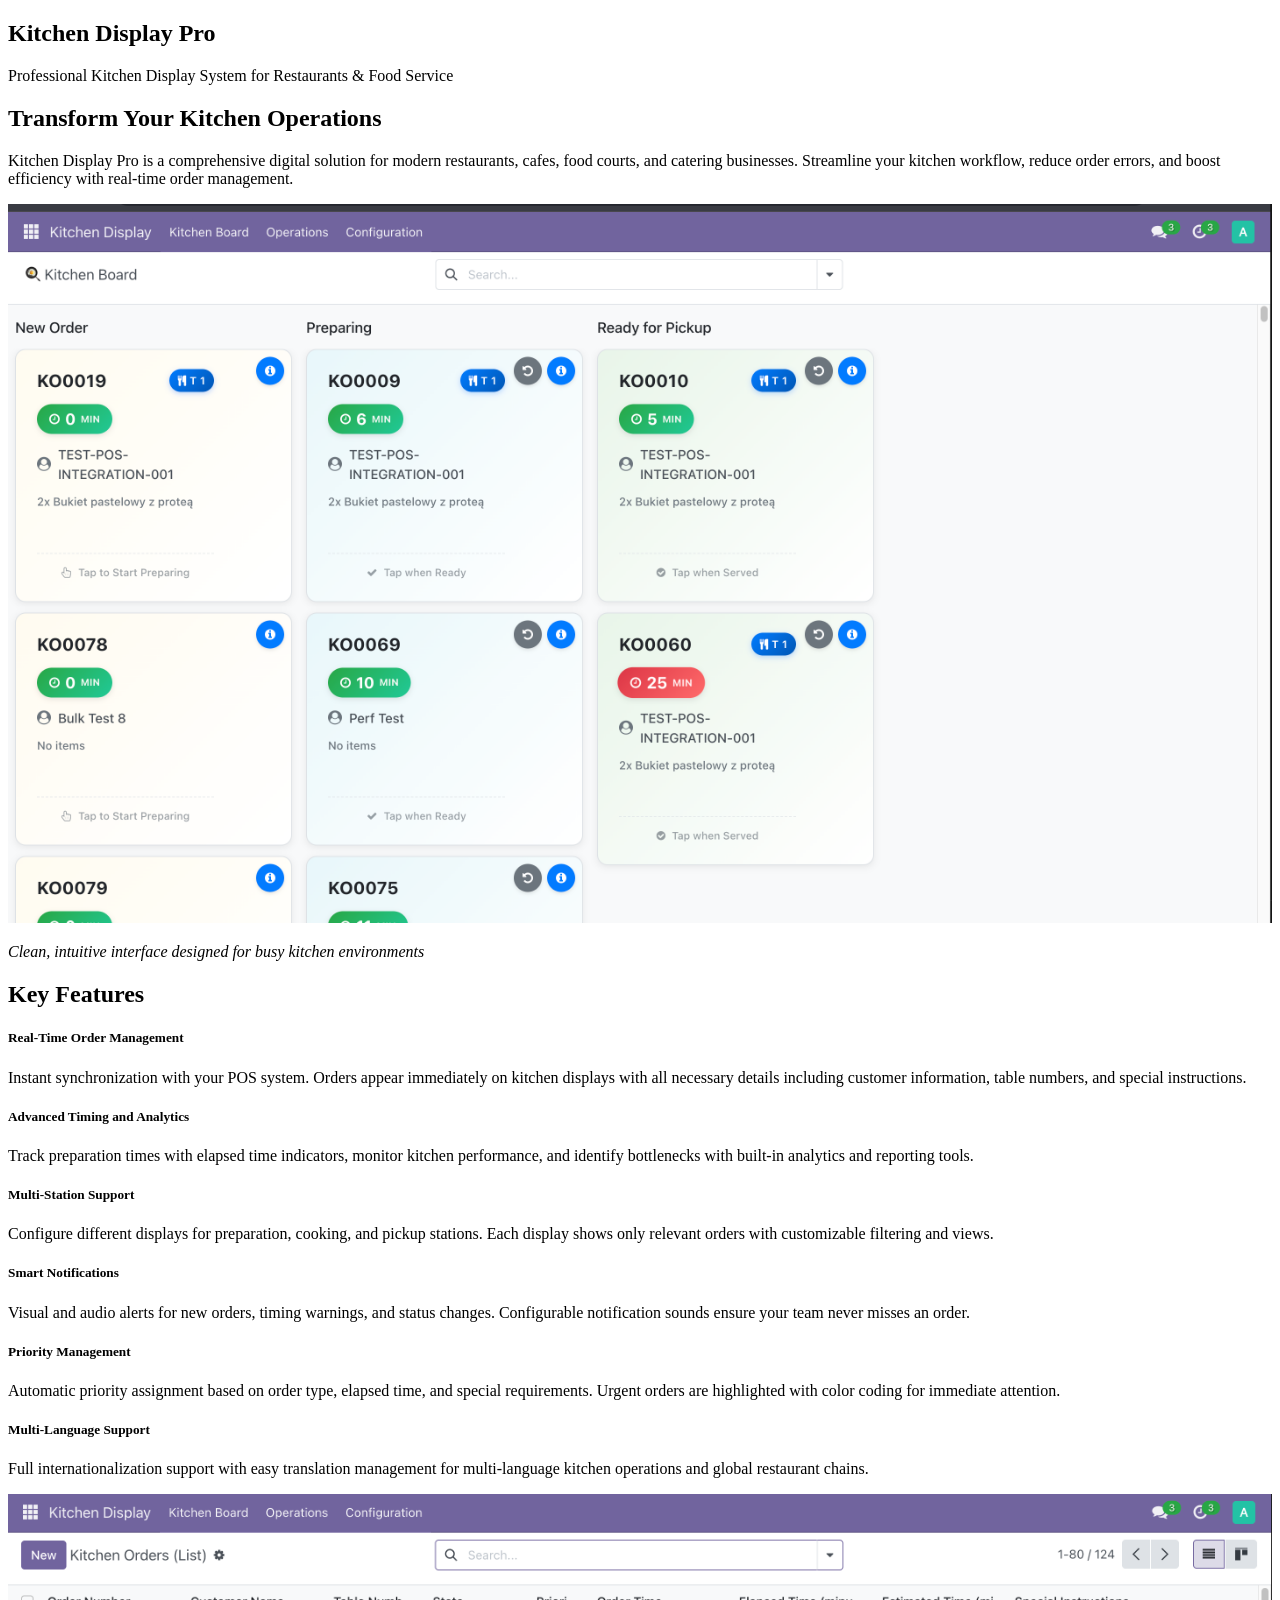
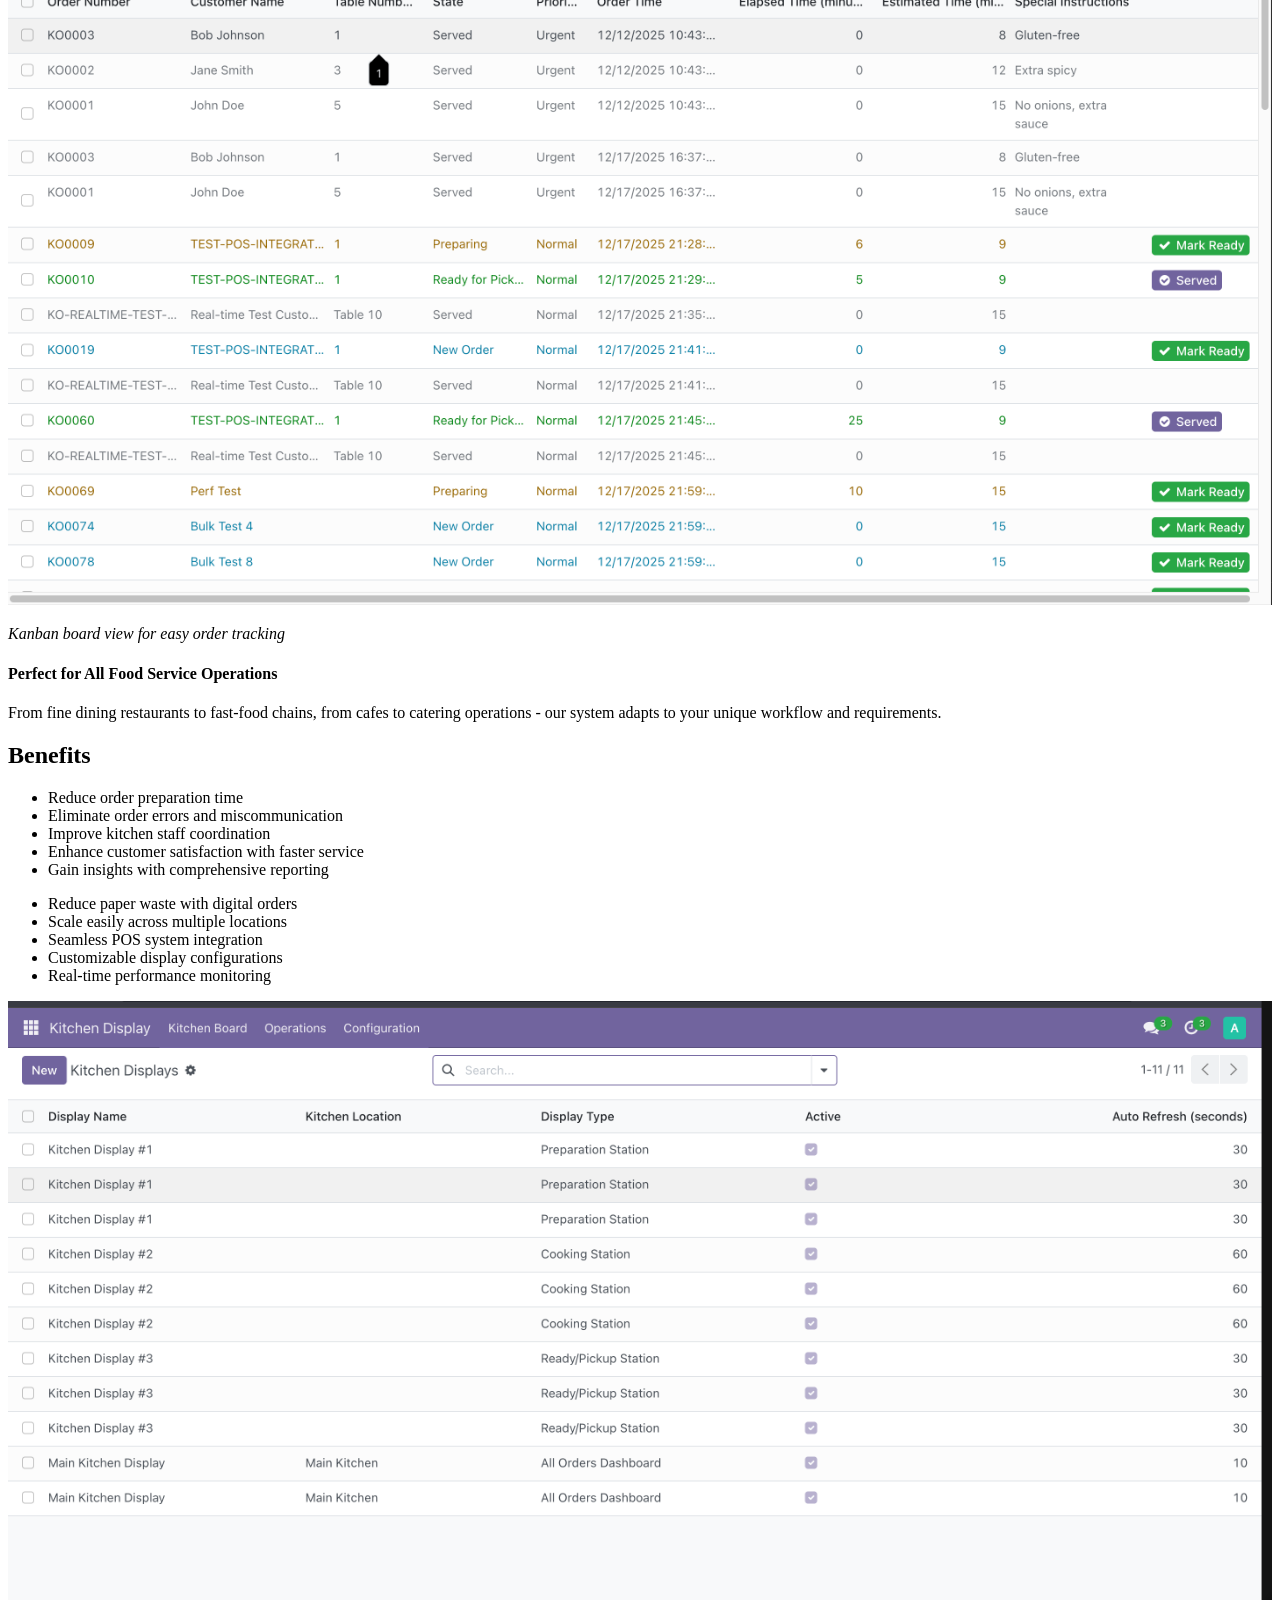
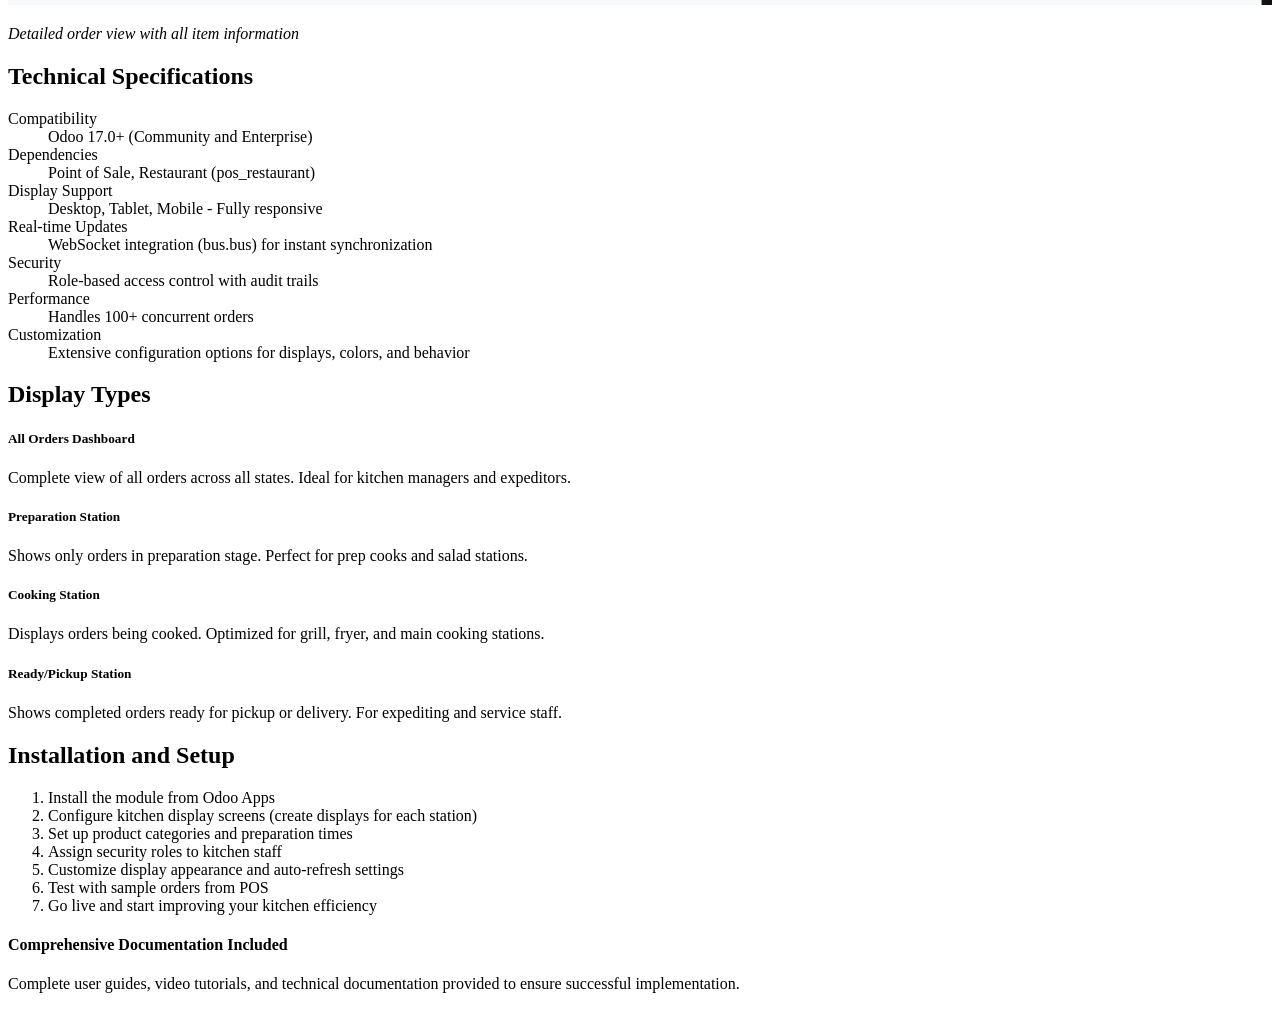
<file: kitchen_display/static/description/index.html>
<!DOCTYPE html>
<html lang="en">
<head>
    <meta charset="utf-8">
    <meta name="viewport" content="width=device-width, initial-scale=1">
    <title>Kitchen Display Pro</title>
</head>
<body>
    <section class="container">
        <div class="row mt-5">
            <div class="col-12">
                <div class="jumbotron bg-primary text-white text-center">
                    <h1 class="display-4">Kitchen Display Pro</h1>
                    <p class="lead">Professional Kitchen Display System for Restaurants & Food Service</p>
                </div>
            </div>
        </div>

        <div class="row mb-4">
            <div class="col-12">
                <h2 class="border-bottom border-primary pb-2 mb-3">Transform Your Kitchen Operations</h2>
                <p class="lead">Kitchen Display Pro is a comprehensive digital solution for modern restaurants, cafes, food courts, and catering businesses. Streamline your kitchen workflow, reduce order errors, and boost efficiency with real-time order management.</p>
            </div>
        </div>

        <div class="row mb-4">
            <div class="col-12 text-center">
                <img src="screenshot_01.png" alt="Kitchen Display Main Interface" class="img-fluid rounded shadow" style="max-width: 100%;"/>
                <p class="text-muted mt-2"><em>Clean, intuitive interface designed for busy kitchen environments</em></p>
            </div>
        </div>

        <div class="row mb-5">
            <div class="col-12">
                <h2 class="border-bottom border-primary pb-2 mb-4">Key Features</h2>
            </div>

            <div class="col-md-6 col-lg-4 mb-4">
                <div class="card h-100 border-primary">
                    <div class="card-body">
                        <h5 class="card-title text-primary">Real-Time Order Management</h5>
                        <p class="card-text">Instant synchronization with your POS system. Orders appear immediately on kitchen displays with all necessary details including customer information, table numbers, and special instructions.</p>
                    </div>
                </div>
            </div>

            <div class="col-md-6 col-lg-4 mb-4">
                <div class="card h-100 border-primary">
                    <div class="card-body">
                        <h5 class="card-title text-primary">Advanced Timing and Analytics</h5>
                        <p class="card-text">Track preparation times with elapsed time indicators, monitor kitchen performance, and identify bottlenecks with built-in analytics and reporting tools.</p>
                    </div>
                </div>
            </div>

            <div class="col-md-6 col-lg-4 mb-4">
                <div class="card h-100 border-primary">
                    <div class="card-body">
                        <h5 class="card-title text-primary">Multi-Station Support</h5>
                        <p class="card-text">Configure different displays for preparation, cooking, and pickup stations. Each display shows only relevant orders with customizable filtering and views.</p>
                    </div>
                </div>
            </div>

            <div class="col-md-6 col-lg-4 mb-4">
                <div class="card h-100 border-primary">
                    <div class="card-body">
                        <h5 class="card-title text-primary">Smart Notifications</h5>
                        <p class="card-text">Visual and audio alerts for new orders, timing warnings, and status changes. Configurable notification sounds ensure your team never misses an order.</p>
                    </div>
                </div>
            </div>

            <div class="col-md-6 col-lg-4 mb-4">
                <div class="card h-100 border-primary">
                    <div class="card-body">
                        <h5 class="card-title text-primary">Priority Management</h5>
                        <p class="card-text">Automatic priority assignment based on order type, elapsed time, and special requirements. Urgent orders are highlighted with color coding for immediate attention.</p>
                    </div>
                </div>
            </div>

            <div class="col-md-6 col-lg-4 mb-4">
                <div class="card h-100 border-primary">
                    <div class="card-body">
                        <h5 class="card-title text-primary">Multi-Language Support</h5>
                        <p class="card-text">Full internationalization support with easy translation management for multi-language kitchen operations and global restaurant chains.</p>
                    </div>
                </div>
            </div>
        </div>

        <div class="row mb-4">
            <div class="col-12 text-center">
                <img src="screenshot_02.png" alt="Kitchen Kanban Board" class="img-fluid rounded shadow" style="max-width: 100%;"/>
                <p class="text-muted mt-2"><em>Kanban board view for easy order tracking</em></p>
            </div>
        </div>

        <div class="row mb-5">
            <div class="col-12">
                <div class="alert alert-success">
                    <h4 class="alert-heading">Perfect for All Food Service Operations</h4>
                    <p class="mb-0">From fine dining restaurants to fast-food chains, from cafes to catering operations - our system adapts to your unique workflow and requirements.</p>
                </div>
            </div>
        </div>

        <div class="row mb-5">
            <div class="col-12">
                <h2 class="border-bottom border-primary pb-2 mb-4">Benefits</h2>
            </div>

            <div class="col-md-6 mb-3">
                <ul class="list-group list-group-flush">
                    <li class="list-group-item">Reduce order preparation time</li>
                    <li class="list-group-item">Eliminate order errors and miscommunication</li>
                    <li class="list-group-item">Improve kitchen staff coordination</li>
                    <li class="list-group-item">Enhance customer satisfaction with faster service</li>
                    <li class="list-group-item">Gain insights with comprehensive reporting</li>
                </ul>
            </div>

            <div class="col-md-6 mb-3">
                <ul class="list-group list-group-flush">
                    <li class="list-group-item">Reduce paper waste with digital orders</li>
                    <li class="list-group-item">Scale easily across multiple locations</li>
                    <li class="list-group-item">Seamless POS system integration</li>
                    <li class="list-group-item">Customizable display configurations</li>
                    <li class="list-group-item">Real-time performance monitoring</li>
                </ul>
            </div>
        </div>

        <div class="row mb-4">
            <div class="col-12 text-center">
                <img src="screenshot_03.png" alt="Order Details View" class="img-fluid rounded shadow" style="max-width: 100%;"/>
                <p class="text-muted mt-2"><em>Detailed order view with all item information</em></p>
            </div>
        </div>

        <div class="row mb-5">
            <div class="col-12">
                <h2 class="border-bottom border-primary pb-2 mb-4">Technical Specifications</h2>
            </div>

            <div class="col-12">
                <div class="card">
                    <div class="card-body">
                        <dl class="row mb-0">
                            <dt class="col-sm-4">Compatibility</dt>
                            <dd class="col-sm-8">Odoo 17.0+ (Community and Enterprise)</dd>

                            <dt class="col-sm-4">Dependencies</dt>
                            <dd class="col-sm-8">Point of Sale, Restaurant (pos_restaurant)</dd>

                            <dt class="col-sm-4">Display Support</dt>
                            <dd class="col-sm-8">Desktop, Tablet, Mobile - Fully responsive</dd>

                            <dt class="col-sm-4">Real-time Updates</dt>
                            <dd class="col-sm-8">WebSocket integration (bus.bus) for instant synchronization</dd>

                            <dt class="col-sm-4">Security</dt>
                            <dd class="col-sm-8">Role-based access control with audit trails</dd>

                            <dt class="col-sm-4">Performance</dt>
                            <dd class="col-sm-8">Handles 100+ concurrent orders</dd>

                            <dt class="col-sm-4">Customization</dt>
                            <dd class="col-sm-8">Extensive configuration options for displays, colors, and behavior</dd>
                        </dl>
                    </div>
                </div>
            </div>
        </div>

        <div class="row mb-5">
            <div class="col-12">
                <h2 class="border-bottom border-primary pb-2 mb-4">Display Types</h2>
            </div>

            <div class="col-md-6 mb-3">
                <div class="card bg-light">
                    <div class="card-body">
                        <h5 class="card-title">All Orders Dashboard</h5>
                        <p class="card-text">Complete view of all orders across all states. Ideal for kitchen managers and expeditors.</p>
                    </div>
                </div>
            </div>

            <div class="col-md-6 mb-3">
                <div class="card bg-light">
                    <div class="card-body">
                        <h5 class="card-title">Preparation Station</h5>
                        <p class="card-text">Shows only orders in preparation stage. Perfect for prep cooks and salad stations.</p>
                    </div>
                </div>
            </div>

            <div class="col-md-6 mb-3">
                <div class="card bg-light">
                    <div class="card-body">
                        <h5 class="card-title">Cooking Station</h5>
                        <p class="card-text">Displays orders being cooked. Optimized for grill, fryer, and main cooking stations.</p>
                    </div>
                </div>
            </div>

            <div class="col-md-6 mb-3">
                <div class="card bg-light">
                    <div class="card-body">
                        <h5 class="card-title">Ready/Pickup Station</h5>
                        <p class="card-text">Shows completed orders ready for pickup or delivery. For expediting and service staff.</p>
                    </div>
                </div>
            </div>
        </div>

        <div class="row mb-5">
            <div class="col-12">
                <h2 class="border-bottom border-primary pb-2 mb-4">Installation and Setup</h2>
            </div>

            <div class="col-12">
                <ol class="list-group list-group-numbered">
                    <li class="list-group-item">Install the module from Odoo Apps</li>
                    <li class="list-group-item">Configure kitchen display screens (create displays for each station)</li>
                    <li class="list-group-item">Set up product categories and preparation times</li>
                    <li class="list-group-item">Assign security roles to kitchen staff</li>
                    <li class="list-group-item">Customize display appearance and auto-refresh settings</li>
                    <li class="list-group-item">Test with sample orders from POS</li>
                    <li class="list-group-item">Go live and start improving your kitchen efficiency</li>
                </ol>
            </div>
        </div>

        <div class="row mb-5">
            <div class="col-12">
                <div class="card border-success">
                    <div class="card-body text-center">
                        <h4 class="card-title text-success">Comprehensive Documentation Included</h4>
                        <p class="card-text">Complete user guides, video tutorials, and technical documentation provided to ensure successful implementation.</p>
                    </div>
                </div>
            </div>
        </div>
    </section>
</body>
</html>
</file>
